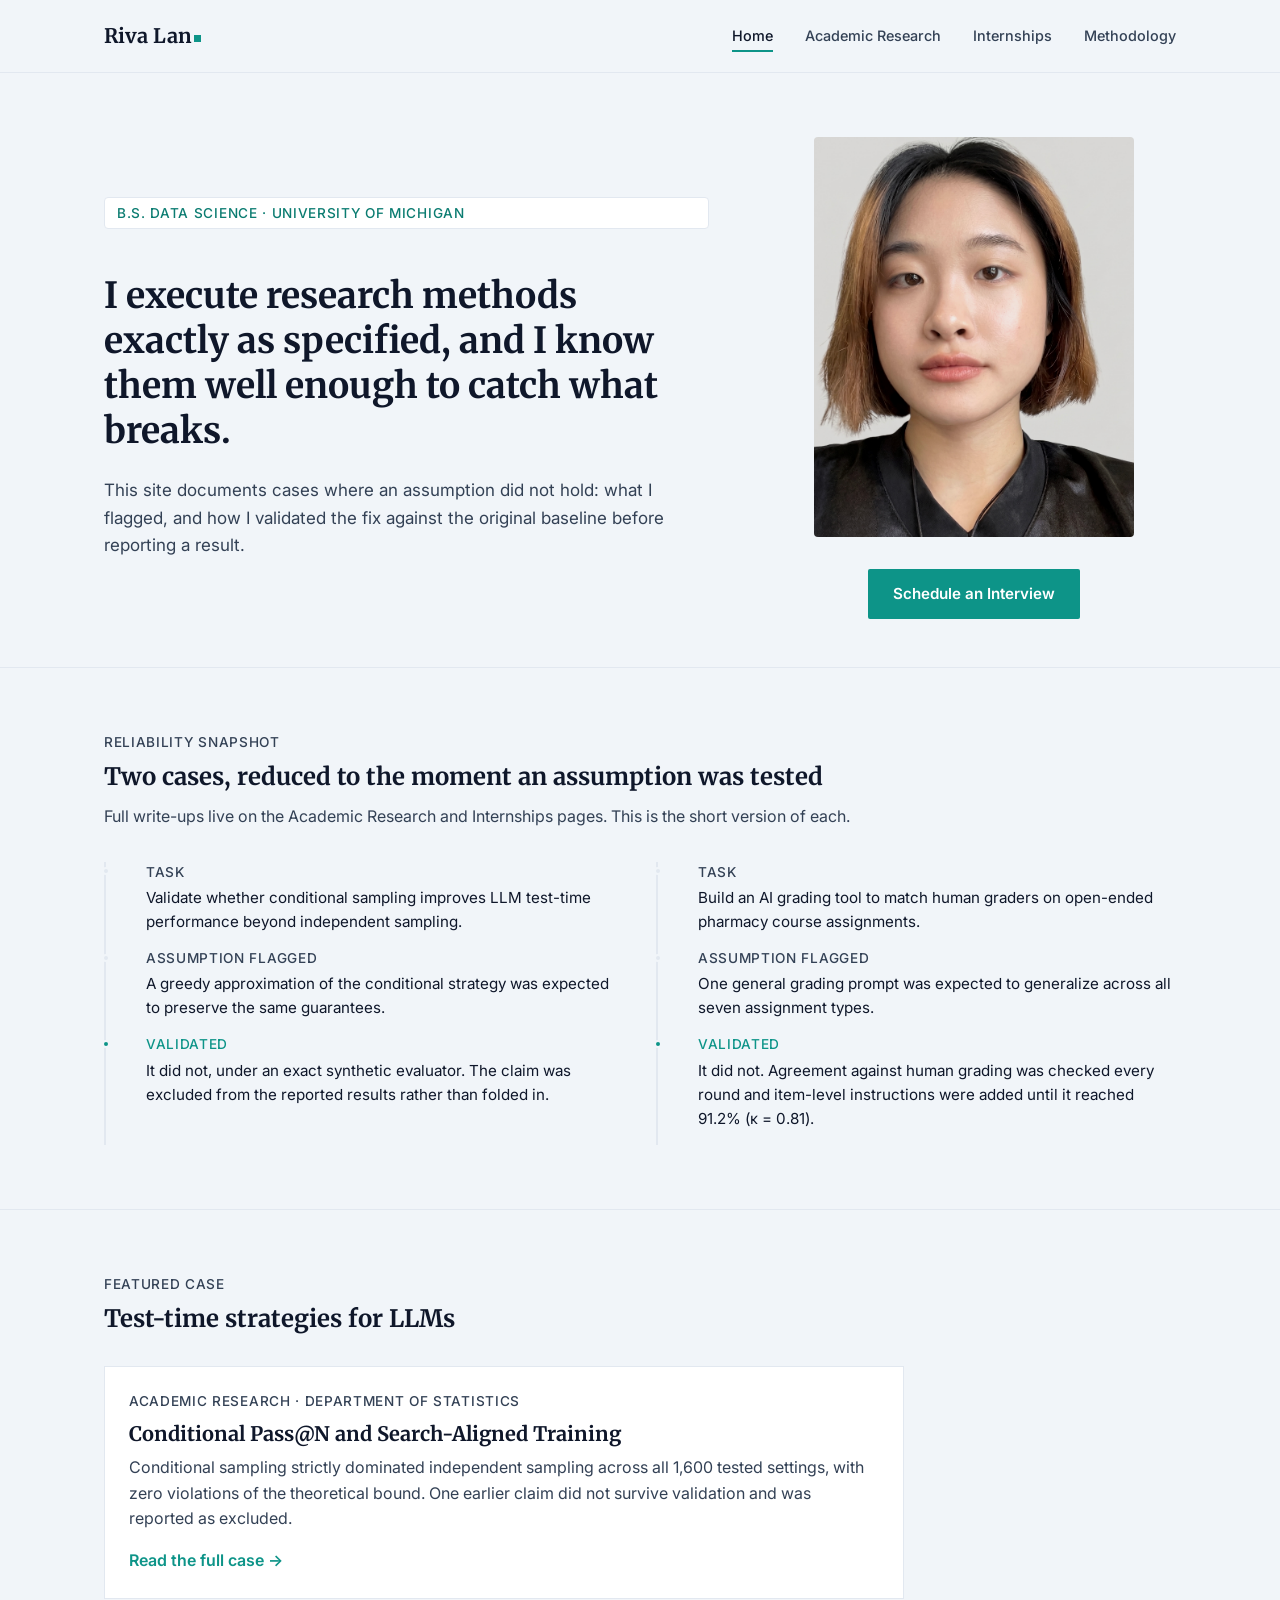
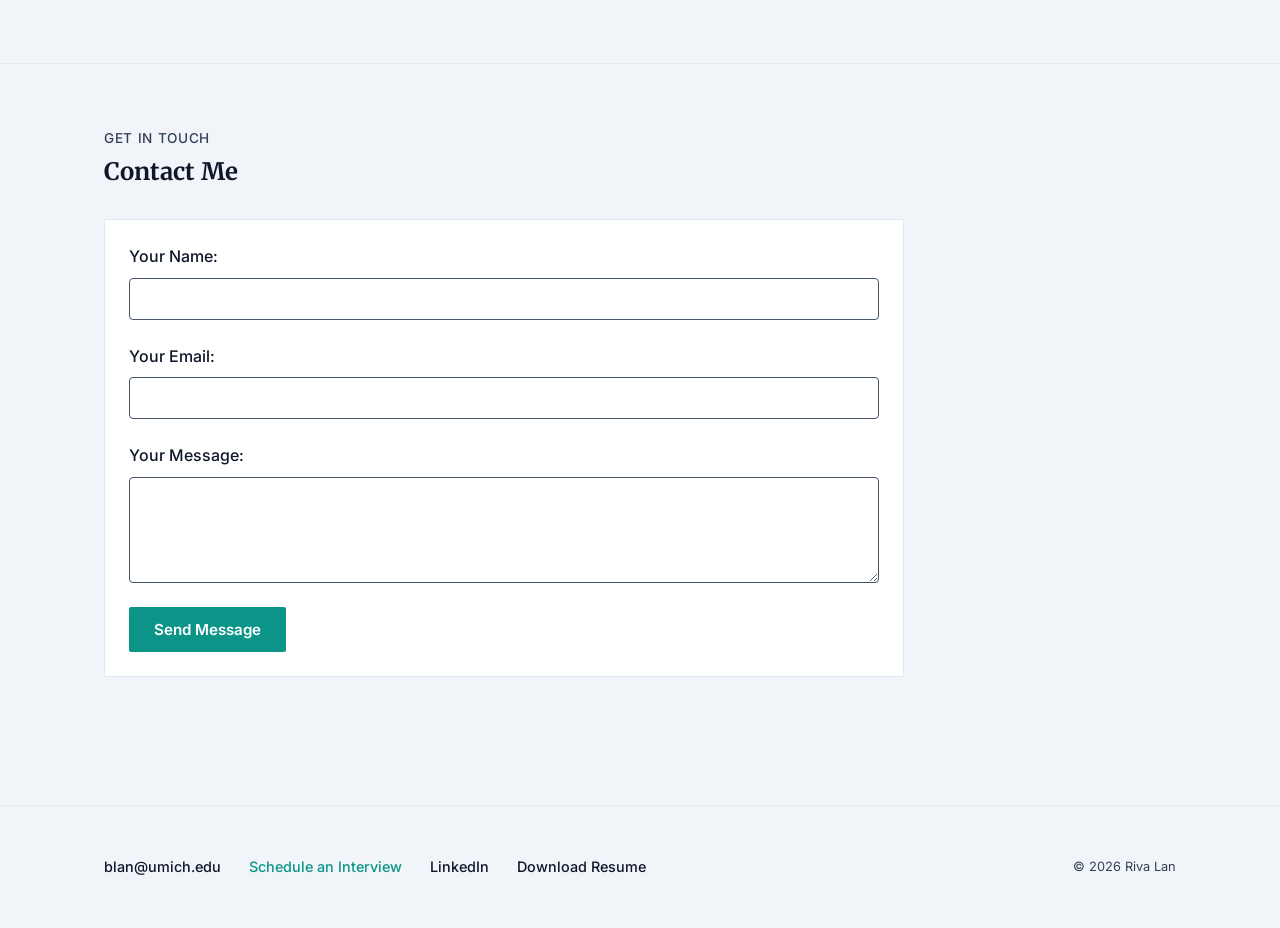
<file: index.html>
<!DOCTYPE html>
<html lang="en">
<head>
  <meta charset="UTF-8">
  <meta name="viewport" content="width=device-width, initial-scale=1.0">
  <title>Riva Lan — Data Science, Reliability-First Research</title>
  <meta name="description" content="Portfolio of Riva Lan, B.S. Data Science, University of Michigan. Case studies in executing research methods precisely, documenting deviations, and validating results against baseline.">

  <!-- Open Graph / Social Share -->
  <meta property="og:type" content="website">
  <meta property="og:url" content="https://childofparents.github.io/riva-portfolio/">
  <meta property="og:title" content="Riva Lan | Data Science Portfolio">
  <meta property="og:description" content="Data science portfolio of Riva Lan. Documenting methodologies, research on LLM test-time strategies, and validation in automated AI grading at the University of Michigan.">
  <meta property="og:image" content="https://childofparents.github.io/riva-portfolio/assets/social-preview.jpg">

  <link rel="icon" type="image/png" sizes="32x32" href="assets/favicon-32.png">
  <link rel="icon" type="image/png" sizes="16x16" href="assets/favicon-16.png">
  <link rel="apple-touch-icon" href="assets/apple-touch-icon.png">
  <link rel="stylesheet" href="styles.css">
</head>
<body>

  <nav class="site-nav">
    <div class="container">
      <a href="index.html" class="wordmark">Riva Lan<span class="dot"></span></a>
      <ul class="nav-links">
        <li><a href="index.html" aria-current="page">Home</a></li>
        <li><a href="academic-research.html">Academic Research</a></li>
        <li><a href="internships.html">Internships</a></li>
        <li><a href="methodology.html">Methodology</a></li>
      </ul>
    </div>
  </nav>

  <header class="hero">
    <div class="container">
      
      <!-- Left Column: Text -->
      <div class="hero-text">
        <span class="eyebrow hero-badge">B.S. Data Science · University of Michigan</span>
        <h1>I execute research methods exactly as specified, and I know them well enough to catch what breaks.</h1>
        <p class="lede">This site documents cases where an assumption did not hold: what I flagged, and how I validated the fix against the original baseline before reporting a result.</p>
      </div>

      <!-- Right Column: Visual & CTA -->
      <div class="hero-visual">
        <div class="profile-photo">
          <img src="Profile.jpg" alt="Riva Lan, Data Science Researcher">
        </div>
        <div class="actions">
          <a class="btn btn-primary" href="https://calendar.app.google/bJazdX21SBaHCQoB9" target="_blank" rel="noopener">Schedule an Interview</a>
        </div>
      </div>

    </div>
  </header>

  <section class="section" aria-labelledby="reliability-heading">
    <div class="container">
      <div class="section-head">
        <span class="eyebrow">Reliability Snapshot</span>
        <h2 id="reliability-heading">Two cases, reduced to the moment an assumption was tested</h2>
        <p>Full write-ups live on the Academic Research and Internships pages. This is the short version of each.</p>
      </div>

      <div class="proof-grid">
        <article class="proof-item">
          <div class="proof-row">
            <span class="label">Task</span>
            <p>Validate whether conditional sampling improves LLM test-time performance beyond independent sampling.</p>
          </div>
          <div class="proof-row">
            <span class="label">Assumption flagged</span>
            <p>A greedy approximation of the conditional strategy was expected to preserve the same guarantees.</p>
          </div>
          <div class="proof-row is-validated">
            <span class="label">Validated</span>
            <p>It did not, under an exact synthetic evaluator. The claim was excluded from the reported results rather than folded in.</p>
          </div>
        </article>

        <article class="proof-item">
          <div class="proof-row">
            <span class="label">Task</span>
            <p>Build an AI grading tool to match human graders on open-ended pharmacy course assignments.</p>
          </div>
          <div class="proof-row">
            <span class="label">Assumption flagged</span>
            <p>One general grading prompt was expected to generalize across all seven assignment types.</p>
          </div>
          <div class="proof-row is-validated">
            <span class="label">Validated</span>
            <p>It did not. Agreement against human grading was checked every round and item-level instructions were added until it reached 91.2% (κ = 0.81).</p>
          </div>
        </article>
      </div>
    </div>
  </section>

  <section class="section" aria-labelledby="featured-heading">
    <div class="container">
      <div class="section-head">
        <span class="eyebrow">Featured Case</span>
        <h2 id="featured-heading">Test-time strategies for LLMs</h2>
      </div>

      <div class="card case-card" style="max-width: var(--content-max);">
        <span class="eyebrow">Academic Research · Department of Statistics</span>
        <h3>Conditional Pass@N and Search-Aligned Training</h3>
        <p>Conditional sampling strictly dominated independent sampling across all 1,600 tested settings, with zero violations of the theoretical bound. One earlier claim did not survive validation and was reported as excluded.</p>
        <a class="read-more" href="academic-research.html#llm-test-time-strategies">Read the full case →</a>
      </div>
    </div>
  </section>

  <!-- Formspree Contact Section -->
  <section class="section" aria-labelledby="contact-heading">
    <div class="container">
      <div class="section-head">
        <span class="eyebrow">Get in Touch</span>
        <h2 id="contact-heading">Contact Me</h2>
      </div>

      <div class="card case-card" style="max-width: var(--content-max);">
        <form id="contact-form" action="https://formspree.io/f/mppaynzn" method="POST" style="display: flex; flex-direction: column; gap: 1.5rem;">
          <label style="display: flex; flex-direction: column; font-family: 'Inter', sans-serif; font-weight: 500;">
            Your Name:
            <input type="text" name="name" required oninvalid="this.setCustomValidity('Please provide your name so I know who is reaching out.')" oninput="this.setCustomValidity('')" style="padding: 0.75rem; margin-top: 0.5rem; border: 1px solid #475569; border-radius: 4px; font-family: 'Inter', sans-serif;">
          </label>
          <label style="display: flex; flex-direction: column; font-family: 'Inter', sans-serif; font-weight: 500;">
            Your Email:
            <input type="email" name="email" required oninvalid="this.setCustomValidity('Please include a valid email so I can reply to you.')" oninput="this.setCustomValidity('')" style="padding: 0.75rem; margin-top: 0.5rem; border: 1px solid #475569; border-radius: 4px; font-family: 'Inter', sans-serif;">
          </label>
          <label style="display: flex; flex-direction: column; font-family: 'Inter', sans-serif; font-weight: 500;">
            Your Message:
            <textarea name="message" required oninvalid="this.setCustomValidity('Please write a short message.')" oninput="this.setCustomValidity('')" rows="5" style="padding: 0.75rem; margin-top: 0.5rem; border: 1px solid #475569; border-radius: 4px; font-family: 'Inter', sans-serif; resize: vertical;"></textarea>
          </label>
          <button type="submit" class="btn btn-primary" style="align-self: flex-start; cursor: pointer;">Send Message</button>
          
          <!-- Status Message Container -->
          <p id="form-status" style="display: none; font-family: 'Inter', sans-serif; font-weight: 500; margin-top: 0.5rem;"></p>
        </form>
      </div>
    </div>
  </section>

  <!-- Form Handling Script -->
  <script>
    const form = document.getElementById('contact-form');
    const status = document.getElementById('form-status');

    form.addEventListener('submit', async (event) => {
      event.preventDefault();
      const data = new FormData(form);
      
      try {
        const response = await fetch(form.action, {
          method: form.method,
          body: data,
          headers: { 'Accept': 'application/json' }
        });
        
        if (response.ok) {
          form.reset();
          status.style.display = 'block';
          status.style.color = '#0D9488'; 
          status.innerText = 'Thanks, I will be in touch!';
        } else {
          status.style.display = 'block';
          status.style.color = '#ef4444'; 
          status.innerText = 'There was a problem submitting your form. Please try again.';
        }
      } catch (error) {
        status.style.display = 'block';
        status.style.color = '#ef4444';
        status.innerText = 'Network error. Please check your connection and try again.';
      }
    });
  </script>
  
  <footer class="site-footer">
    <div class="container">
      <ul class="footer-links">
        <li><a href="mailto:blan@umich.edu">blan@umich.edu</a></li>
        <li><a class="is-primary" href="https://calendar.app.google/bJazdX21SBaHCQoB9" target="_blank" rel="noopener">Schedule an Interview</a></li>
        <li><a href="https://www.linkedin.com/in/rivalan/" target="_blank" rel="noopener">LinkedIn</a></li>
        <li><a href="assets/resume.pdf" download="Riva-Lan-Resume.pdf">Download Resume</a></li>
      </ul>
      <span class="copyright">© 2026 Riva Lan</span>
    </div>
  </footer>

  <!-- Cloudflare Web Analytics -->
  <script type='module' src='https://static.cloudflareinsights.com/beacon.min.js' 
    data-cf-beacon='{"token": "8ac2379e43904a56bcb5ec81b2a1cc41"}'>    
  </script>
  <!-- End Cloudflare Web Analytics -->
</body>
</html>
</file>
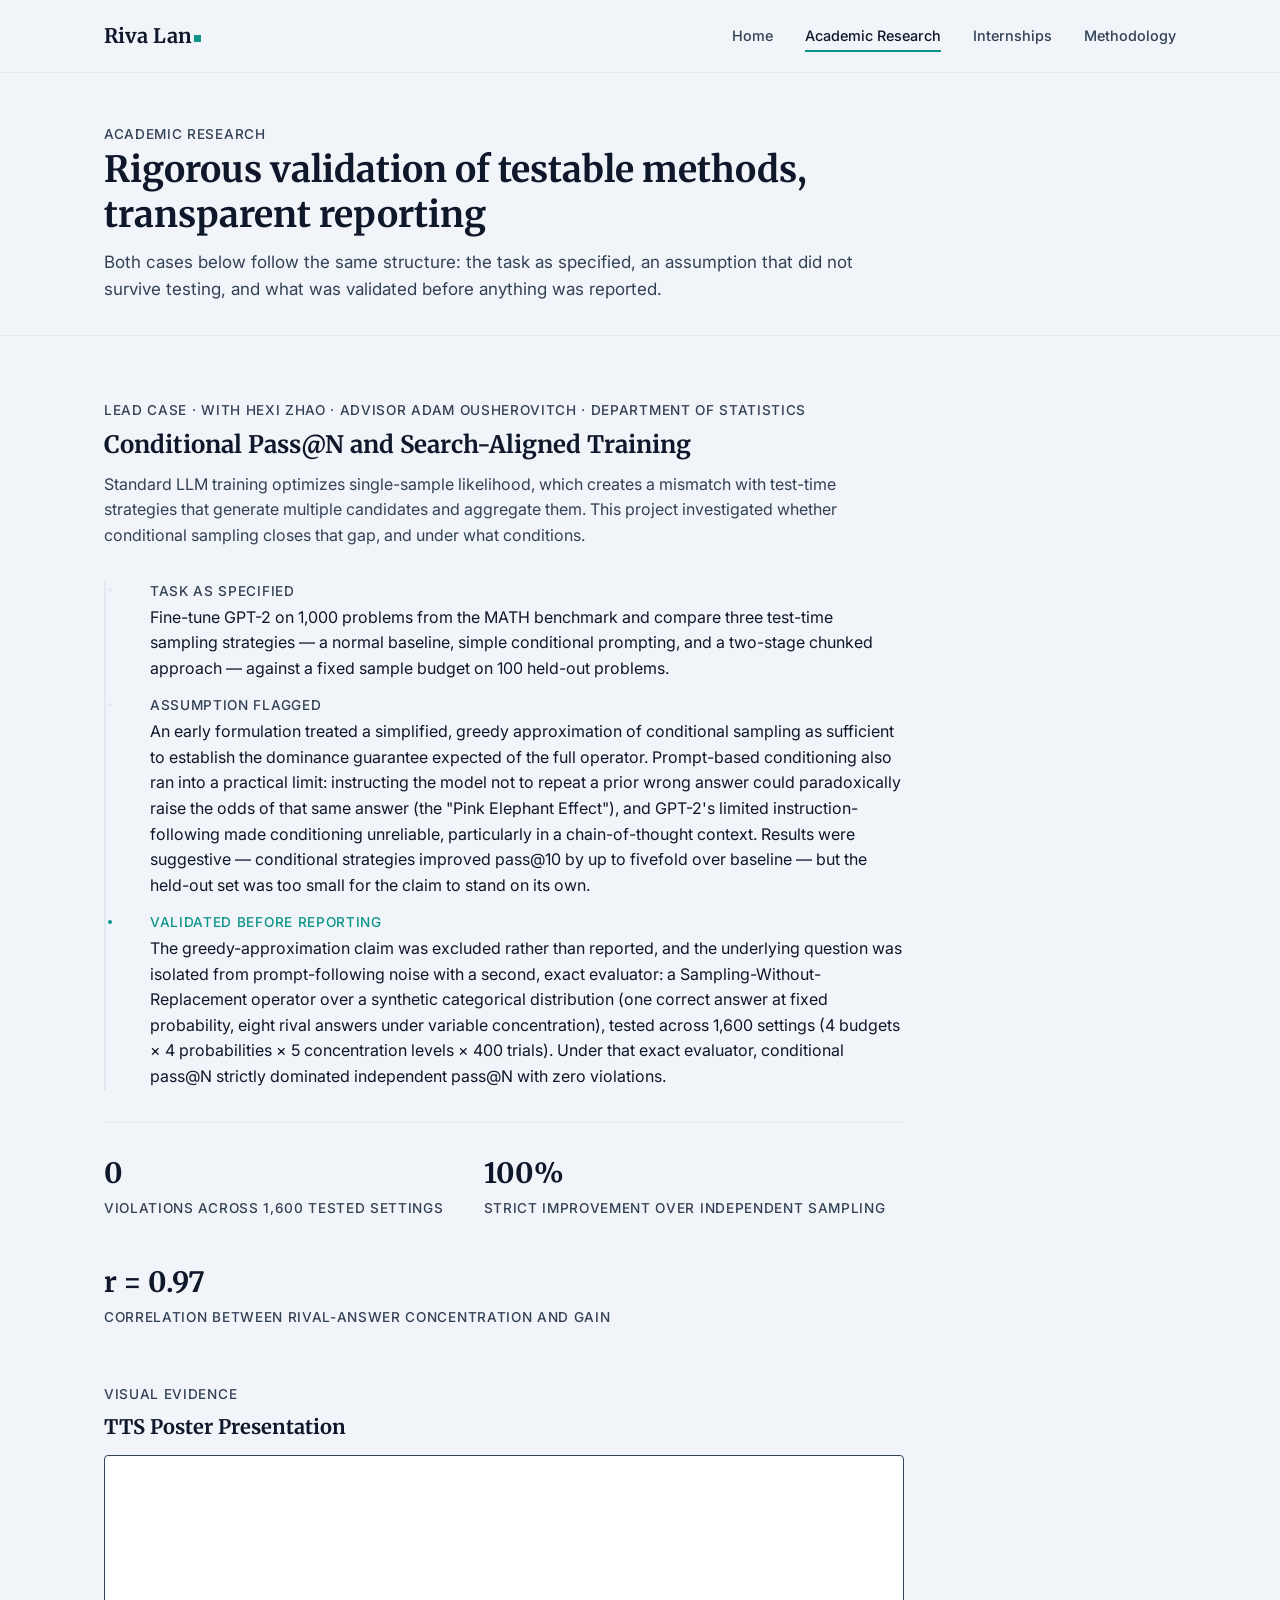
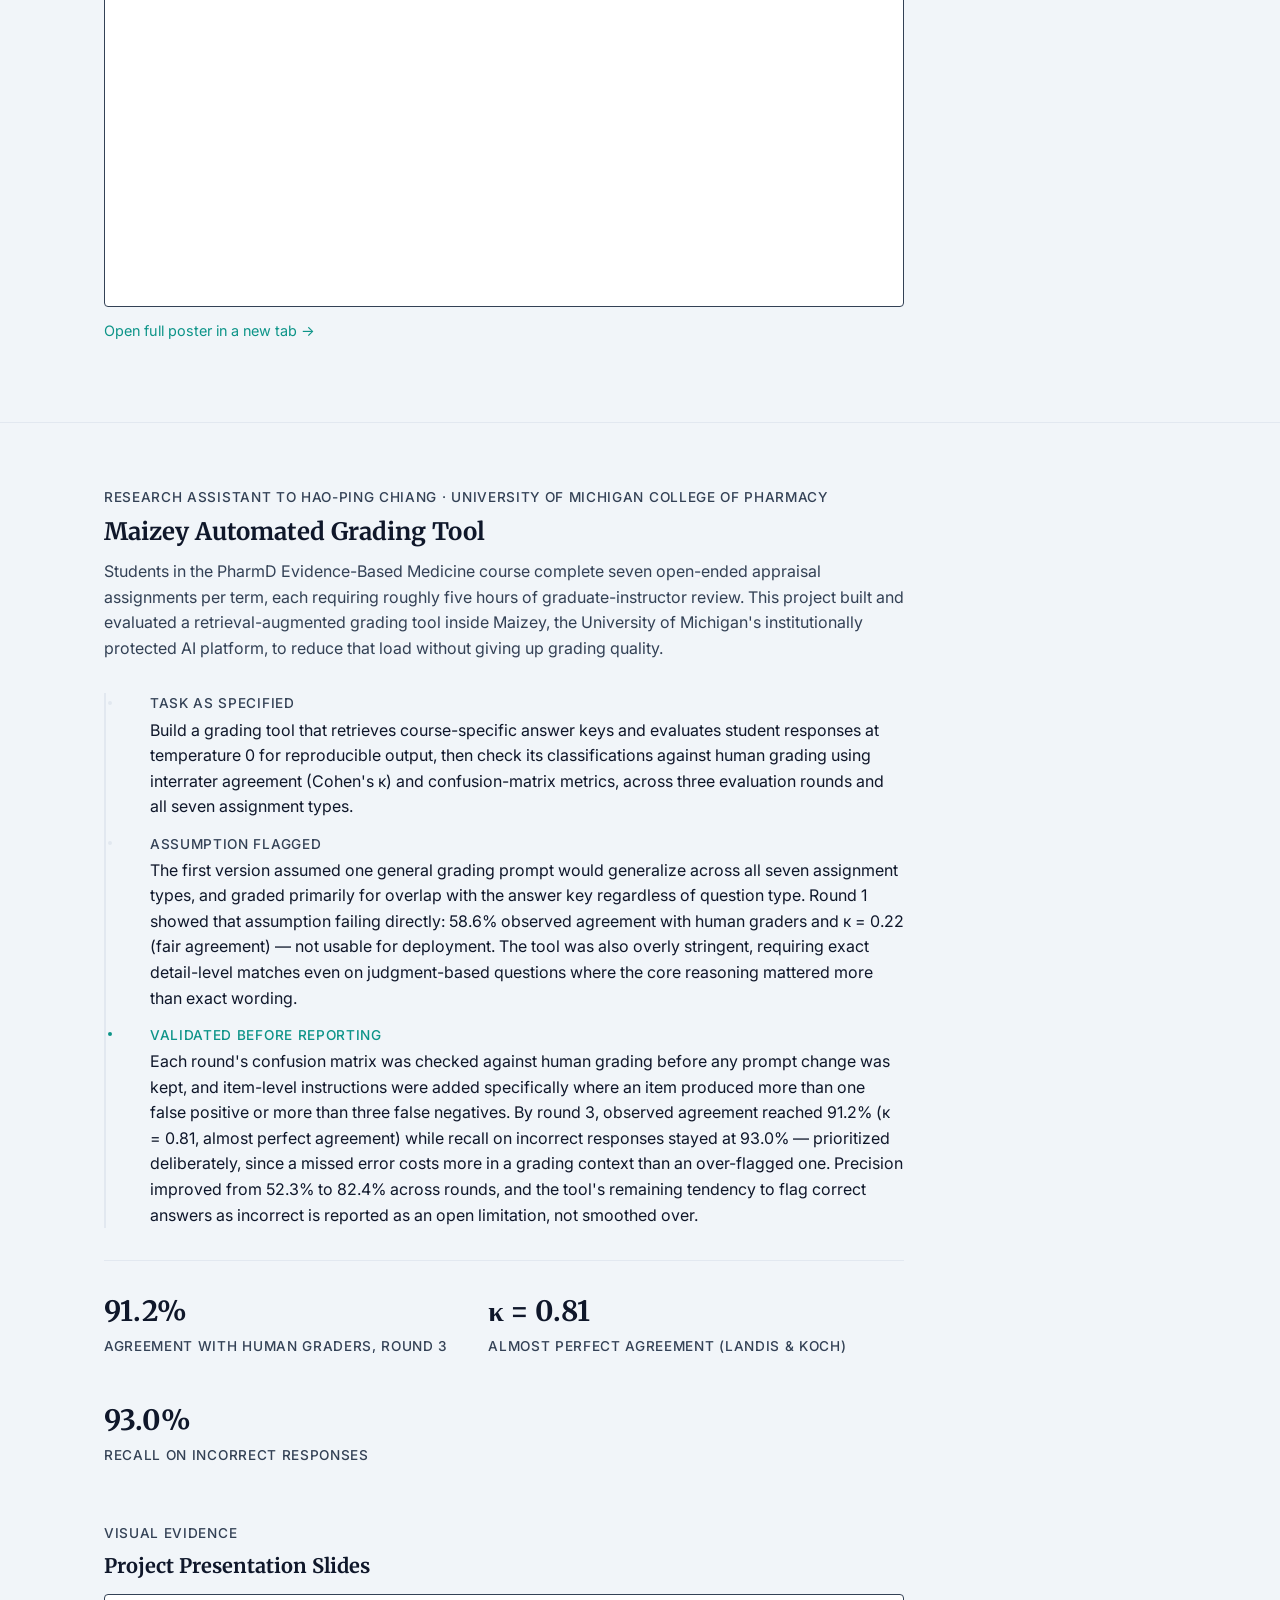
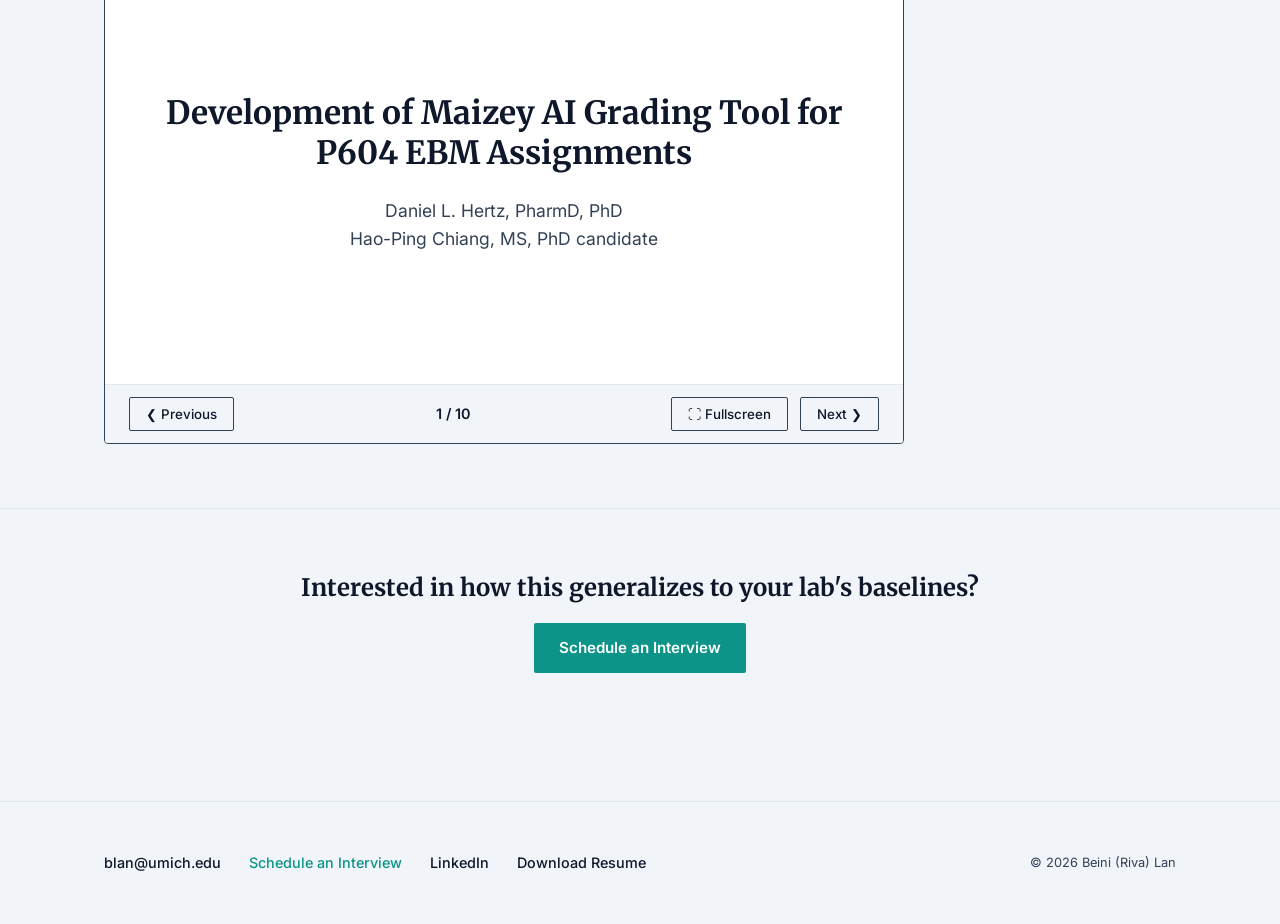
<file: academic-research.html>
<!DOCTYPE html>
<html lang="en">
<head>
  <meta charset="UTF-8">
  <meta name="viewport" content="width=device-width, initial-scale=1.0">
  <title>Academic Research — Riva Lan</title>
  <meta name="description" content="Case studies in LLM test-time strategies and AI-assisted grading tool development, University of Michigan.">

  <!-- Open Graph / Social Share -->
  <meta property="og:type" content="website">
  <meta property="og:url" content="https://childofparents.github.io/riva-portfolio/">
  <meta property="og:title" content="Riva Lan | Data Science Portfolio">
  <meta property="og:description" content="Data science portfolio of Riva Lan. Documenting methodologies, research on LLM test-time strategies, and validation in automated AI grading at the University of Michigan.">
  <meta property="og:image" content="https://childofparents.github.io/riva-portfolio/assets/social-preview.jpg">

  <link rel="icon" type="image/png" sizes="32x32" href="assets/favicon-32.png">
  <link rel="icon" type="image/png" sizes="16x16" href="assets/favicon-16.png">
  <link rel="apple-touch-icon" href="assets/apple-touch-icon.png">
  <link rel="stylesheet" href="styles.css">

  <!-- Added Styles for Custom Slideshow -->
  <style>
    .presentation-container {
      position: relative;
      width: 100%;
      aspect-ratio: 16 / 9;
      background: var(--color-surface);
      border: 1px solid var(--color-slate);
      border-radius: 4px;
      display: flex;
      flex-direction: column;
      overflow: hidden;
      margin-top: 1rem;
    }
    .presentation-container:fullscreen {
      width: 100vw;
      height: 100vh;
      border: none;
      border-radius: 0;
      aspect-ratio: auto;
    }
    .maizey-slide {
      display: none;
      flex-grow: 1;
      padding: 3rem;
      overflow-y: auto;
      color: var(--color-ink);
    }
    .maizey-slide h3 {
      font-size: 1.5rem;
      margin-bottom: 1.5rem;
      border-bottom: 1px solid var(--color-border);
      padding-bottom: 0.5rem;
    }
    .maizey-slide table {
      width: 100%;
      border-collapse: collapse;
      margin-top: 1rem;
      font-size: 0.9rem;
    }
    .maizey-slide th, .maizey-slide td {
      border: 1px solid var(--color-border);
      padding: 0.5rem;
      text-align: center;
    }
    .maizey-slide th {
      background: var(--color-bg);
      font-weight: 600;
    }
    .slide-controls {
      display: flex;
      justify-content: space-between;
      align-items: center;
      padding: 0.75rem 1.5rem;
      background: var(--color-bg);
      border-top: 1px solid var(--color-border);
    }
    .slide-controls button {
      background: transparent;
      border: 1px solid var(--color-slate);
      color: var(--color-ink);
      padding: 0.5rem 1rem;
      border-radius: 2px;
      cursor: pointer;
      font-family: var(--font-body);
      font-weight: 500;
      transition: background 0.2s ease, color 0.2s ease;
    }
    .slide-controls button:hover {
      background: var(--color-slate);
      color: white;
    }
    @media (max-width: 640px) {
      .maizey-slide { padding: 1.5rem; }
      .presentation-container { aspect-ratio: auto; min-height: 500px; }
      .slide-controls { flex-direction: column; gap: 1rem; }
    }
  </style>
</head>
<body>

  <nav class="site-nav">
    <div class="container">
      <a href="index.html" class="wordmark">Riva Lan<span class="dot"></span></a>
      <ul class="nav-links">
        <li><a href="index.html">Home</a></li>
        <li><a href="academic-research.html" aria-current="page">Academic Research</a></li>
        <li><a href="internships.html">Internships</a></li>
        <li><a href="methodology.html">Methodology</a></li>
      </ul>
    </div>
  </nav>

  <header class="page-hero">
    <div class="container">
      <span class="eyebrow">Academic Research</span>
      <h1>Rigorous validation of testable methods, transparent reporting</h1>
      <p class="lede">Both cases below follow the same structure: the task as specified, an assumption that did not survive testing, and what was validated before anything was reported.</p>
    </div>
  </header>

  <section class="section case-block" id="llm-test-time-strategies" aria-labelledby="llm-heading">
    <div class="container">
      <span class="eyebrow case-meta">Lead Case · With Hexi Zhao · Advisor Adam Ousherovitch · Department of Statistics</span>
      <h2 id="llm-heading">Conditional Pass@N and Search-Aligned Training</h2>
      <p class="case-framing">Standard LLM training optimizes single-sample likelihood, which creates a mismatch with test-time strategies that generate multiple candidates and aggregate them. This project investigated whether conditional sampling closes that gap, and under what conditions.</p>

      <div class="proof-item">
        <div class="proof-row">
          <span class="label">Task as specified</span>
          <p>Fine-tune GPT-2 on 1,000 problems from the MATH benchmark and compare three test-time sampling strategies — a normal baseline, simple conditional prompting, and a two-stage chunked approach — against a fixed sample budget on 100 held-out problems.</p>
        </div>
        <div class="proof-row">
          <span class="label">Assumption flagged</span>
          <p>An early formulation treated a simplified, greedy approximation of conditional sampling as sufficient to establish the dominance guarantee expected of the full operator. Prompt-based conditioning also ran into a practical limit: instructing the model not to repeat a prior wrong answer could paradoxically raise the odds of that same answer (the "Pink Elephant Effect"), and GPT-2's limited instruction-following made conditioning unreliable, particularly in a chain-of-thought context. Results were suggestive — conditional strategies improved pass@10 by up to fivefold over baseline — but the held-out set was too small for the claim to stand on its own.</p>
        </div>
        <div class="proof-row is-validated">
          <span class="label">Validated before reporting</span>
          <p>The greedy-approximation claim was excluded rather than reported, and the underlying question was isolated from prompt-following noise with a second, exact evaluator: a Sampling-Without-Replacement operator over a synthetic categorical distribution (one correct answer at fixed probability, eight rival answers under variable concentration), tested across 1,600 settings (4 budgets × 4 probabilities × 5 concentration levels × 400 trials). Under that exact evaluator, conditional pass@N strictly dominated independent pass@N with zero violations.</p>
        </div>
      </div>

      <div class="stat-strip">
        <div class="stat"><span class="stat-number">0</span><span class="label">Violations across 1,600 tested settings</span></div>
        <div class="stat"><span class="stat-number">100%</span><span class="label">Strict improvement over independent sampling</span></div>
        <div class="stat"><span class="stat-number">r = 0.97</span><span class="label">Correlation between rival-answer concentration and gain</span></div>
      </div>

      <!-- POSTER EMBED BLOCK -->
      <div style="margin-top: 3.5rem; max-width: var(--content-max);">
        <span class="eyebrow case-meta">Visual Evidence</span>
        <h3 style="font-size: 1.25rem; margin-bottom: 1rem;">TTS Poster Presentation</h3>
        
        <a href="assets/TTS poster.pdf" target="_blank" rel="noopener" aria-label="Open full TTS poster.pdf in a new tab" style="display: block; position: relative; border: 1px solid var(--color-slate); border-radius: 4px; overflow: hidden; background: var(--color-surface);">
          <div style="position: absolute; top: 0; left: 0; right: 0; bottom: 0; z-index: 10; cursor: pointer;"></div>
          <!-- Updated iframe with view=Fit, scrolling="no", and overflow: hidden -->
          <iframe src="assets/TTS poster.pdf#toolbar=0&navpanes=0&scrollbar=0&view=Fit" width="100%" height="450px" style="border: none; display: block; pointer-events: none; overflow: hidden;" scrolling="no" tabindex="-1">
            <p>Your browser does not support inline PDF previews.</p>
          </iframe>
        </a>
        
        <p style="margin-top: 0.75rem; font-size: 0.9rem;">
          <a href="assets/TTS poster.pdf" target="_blank" rel="noopener">Open full poster in a new tab →</a>
        </p>
      </div>

    </div>
  </section>

  <section class="section case-block" id="maizey-grading-tool" aria-labelledby="maizey-heading">
    <div class="container">
      <span class="eyebrow case-meta">Research Assistant to Hao-Ping Chiang · University of Michigan College of Pharmacy</span>
      <h2 id="maizey-heading">Maizey Automated Grading Tool</h2>
      <p class="case-framing">Students in the PharmD Evidence-Based Medicine course complete seven open-ended appraisal assignments per term, each requiring roughly five hours of graduate-instructor review. This project built and evaluated a retrieval-augmented grading tool inside Maizey, the University of Michigan's institutionally protected AI platform, to reduce that load without giving up grading quality.</p>

      <div class="proof-item">
        <div class="proof-row">
          <span class="label">Task as specified</span>
          <p>Build a grading tool that retrieves course-specific answer keys and evaluates student responses at temperature 0 for reproducible output, then check its classifications against human grading using interrater agreement (Cohen's κ) and confusion-matrix metrics, across three evaluation rounds and all seven assignment types.</p>
        </div>
        <div class="proof-row">
          <span class="label">Assumption flagged</span>
          <p>The first version assumed one general grading prompt would generalize across all seven assignment types, and graded primarily for overlap with the answer key regardless of question type. Round 1 showed that assumption failing directly: 58.6% observed agreement with human graders and κ = 0.22 (fair agreement) — not usable for deployment. The tool was also overly stringent, requiring exact detail-level matches even on judgment-based questions where the core reasoning mattered more than exact wording.</p>
        </div>
        <div class="proof-row is-validated">
          <span class="label">Validated before reporting</span>
          <p>Each round's confusion matrix was checked against human grading before any prompt change was kept, and item-level instructions were added specifically where an item produced more than one false positive or more than three false negatives. By round 3, observed agreement reached 91.2% (κ = 0.81, almost perfect agreement) while recall on incorrect responses stayed at 93.0% — prioritized deliberately, since a missed error costs more in a grading context than an over-flagged one. Precision improved from 52.3% to 82.4% across rounds, and the tool's remaining tendency to flag correct answers as incorrect is reported as an open limitation, not smoothed over.</p>
        </div>
      </div>

      <div class="stat-strip">
        <div class="stat"><span class="stat-number">91.2%</span><span class="label">Agreement with human graders, round 3</span></div>
        <div class="stat"><span class="stat-number">κ = 0.81</span><span class="label">Almost perfect agreement (Landis &amp; Koch)</span></div>
        <div class="stat"><span class="stat-number">93.0%</span><span class="label">Recall on incorrect responses</span></div>
      </div>

      <!-- MAIZEY SLIDESHOW BLOCK -->
      <div style="margin-top: 3.5rem; max-width: var(--content-max);">
        <span class="eyebrow case-meta">Visual Evidence</span>
        <h3 style="font-size: 1.25rem; margin-bottom: 1rem;">Project Presentation Slides</h3>

        <div class="presentation-container" id="maizey-slideshow">
           
           <!-- Slide 1 -->
           <div class="maizey-slide">
             <div style="height: 100%; display: flex; flex-direction: column; justify-content: center; align-items: center; text-align: center;">
               <h3 style="border: none; font-size: 2rem; margin-bottom: 1rem;">Development of Maizey AI Grading Tool for P604 EBM Assignments</h3>
               <p style="font-size: 1.1rem; color: var(--color-slate);">Daniel L. Hertz, PharmD, PhD<br>Hao-Ping Chiang, MS, PhD candidate</p>
             </div>
           </div>

           <!-- Slide 2 -->
           <div class="maizey-slide">
             <h3>Outline</h3>
             <ul style="font-size: 1.1rem; line-height: 2;">
               <li><strong>Methods</strong>
                 <ul>
                   <li>Assignments used</li>
                   <li>Sampling</li>
                   <li>Data collection and analysis</li>
                 </ul>
               </li>
               <li><strong>Results</strong></li>
             </ul>
           </div>

           <!-- Slide 3 -->
           <div class="maizey-slide">
             <h3>Methods: Assignments & Sampling</h3>
             <div style="display: flex; gap: 2rem; flex-wrap: wrap;">
               <div style="flex: 1; min-width: 200px;">
                 <strong>Assignments used:</strong>
                 <ul style="font-size: 0.95rem;">
                   <li>REVEAL_Results</li>
                   <li>REVEAL_Validity</li>
                   <li>SYGMA2_Assignment</li>
                   <li>TRA_2P-TIMI_Assignment</li>
                   <li>SYGMA2_ArticleSummary</li>
                   <li>REVEAL_Appraisal</li>
                   <li>TRA_2P-TIMI_Appraisal</li>
                 </ul>
               </div>
               <div style="flex: 1; min-width: 200px;">
                 <strong>Sampling:</strong>
                 <p style="font-size: 0.95rem;">Restricted randomization</p>
                 <p style="font-size: 0.95rem;">74 students were assigned to 7 groups, with 10 students in each group and the remaining students placed as extras. Students were not reassigned to the same group as in the previous test.</p>
               </div>
             </div>
           </div>

           <!-- Slide 4 -->
           <div class="maizey-slide">
             <h3>Methods: Data Collection & Analysis</h3>
             <ul style="font-size: 1rem; line-height: 1.8;">
               <li><strong>Data collection:</strong> Responses from both Maizey and the human grader coded as 1 (correct) or 0 (incorrect).</li>
               <li><strong>Data analysis:</strong> Unit of analysis is each question.</li>
               <li><strong>Agreement measures:</strong> Cohen’s Kappa and agreement rate.</li>
               <li><strong>Performance metrics:</strong> Accuracy, precision, recall, and F1 score (assuming human grader is correct).</li>
             </ul>
           </div>

           <!-- Slide 5 -->
           <div class="maizey-slide">
             <h3>Results: Overall Confusion Matrix</h3>
             <p style="font-size: 0.85rem; color: var(--color-slate);">Based on all 7 assignments (1230 total observations)</p>
             <ul style="font-size: 0.9rem;">
               <li><strong>Disagreement:</strong> 10.98% (mostly different in details or interpretations)</li>
               <li><strong>False negative rate:</strong> 7.5% (in all the incorrect answers Maizey marked as correct)</li>
             </ul>
             <table>
               <tr>
                 <th>Human grader</th>
                 <th>Incorrect</th>
                 <th>Correct</th>
                 <th>Total</th>
               </tr>
               <tr>
                 <td><strong>Maizey Incorrect</strong></td>
                 <td>392</td>
                 <td>103</td>
                 <td>495</td>
               </tr>
               <tr>
                 <td><strong>Maizey Correct</strong></td>
                 <td>32</td>
                 <td>703</td>
                 <td>735</td>
               </tr>
               <tr>
                 <td><strong>Total</strong></td>
                 <td>424</td>
                 <td>806</td>
                 <td>1230</td>
               </tr>
             </table>
           </div>

           <!-- Slide 6 -->
           <div class="maizey-slide">
             <h3>Results: Overall Performance Metrics</h3>
             <p style="font-size: 0.95rem;">Interrater agreements between human grader and Maizey</p>
             <table>
               <tr>
                 <th>Agreement</th>
                 <th>Expected agreement</th>
                 <th>Kappa</th>
                 <th>P-value</th>
               </tr>
               <tr>
                 <td>89.02%</td>
                 <td>53.03%</td>
                 <td>0.7663 (fair)</td>
                 <td>&lt;0.001</td>
               </tr>
             </table>
             <p style="font-size: 0.95rem; margin-top: 1.5rem;">Performance metrics for Maizey (overall)</p>
             <table>
               <tr>
                 <th>Accuracy</th>
                 <th>Precision</th>
                 <th>Recall</th>
                 <th>F1 Score</th>
               </tr>
               <tr>
                 <td>89.02%</td>
                 <td>95.65%</td>
                 <td>87.22%</td>
                 <td>91.24%</td>
               </tr>
             </table>
           </div>

           <!-- Slide 7 -->
           <div class="maizey-slide">
             <h3>Results: Subset Confusion Matrix</h3>
             <p style="font-size: 0.85rem; color: var(--color-slate);">Based on 4 assignments (600 total observations)</p>
             <ul style="font-size: 0.9rem;">
               <li><strong>Disagreement:</strong> 11.00% (mostly different in details or interpretations)</li>
               <li><strong>False negative rate:</strong> 6.5% (in all the incorrect answers Maizey marked as correct)</li>
             </ul>
             <table>
               <tr>
                 <th>Human grader</th>
                 <th>Incorrect</th>
                 <th>Correct</th>
                 <th>Total</th>
               </tr>
               <tr>
                 <td><strong>Maizey Incorrect</strong></td>
                 <td>260</td>
                 <td>48</td>
                 <td>308</td>
               </tr>
               <tr>
                 <td><strong>Maizey Correct</strong></td>
                 <td>18</td>
                 <td>274</td>
                 <td>292</td>
               </tr>
               <tr>
                 <td><strong>Total</strong></td>
                 <td>278</td>
                 <td>322</td>
                 <td>600</td>
               </tr>
             </table>
           </div>

           <!-- Slide 8 -->
           <div class="maizey-slide">
             <h3>Results: Subset Performance Metrics</h3>
             <p style="font-size: 0.95rem;">Interrater agreements between human grader and Maizey</p>
             <table>
               <tr>
                 <th>Agreement</th>
                 <th>Expected agreement</th>
                 <th>Kappa</th>
                 <th>P-value</th>
               </tr>
               <tr>
                 <td>89.00%</td>
                 <td>49.90%</td>
                 <td>0.7804 (fair)</td>
                 <td>&lt;0.001</td>
               </tr>
             </table>
             <p style="font-size: 0.95rem; margin-top: 1.5rem;">Performance metrics for Maizey (overall)</p>
             <table>
               <tr>
                 <th>Accuracy</th>
                 <th>Precision</th>
                 <th>Recall</th>
                 <th>F1 Score</th>
               </tr>
               <tr>
                 <td>89.00%</td>
                 <td>93.84%</td>
                 <td>85.08%</td>
                 <td>89.25%</td>
               </tr>
             </table>
           </div>

           <!-- Slide 9 -->
           <div class="maizey-slide">
             <h3>Results (Round 1): Confusion Matrix</h3>
             <p style="font-size: 0.85rem; color: var(--color-slate);">Based on 4 assignments (1080 total observations)</p>
             <ul style="font-size: 0.9rem;">
               <li><strong>Disagreement:</strong> 41.39% (mostly different in details or interpretations)</li>
               <li><strong>False negative rate:</strong> 3.5% (in all the incorrect answers Maizey marked as correct)</li>
             </ul>
             <table>
               <tr>
                 <th>Human grader</th>
                 <th>Incorrect</th>
                 <th>Correct</th>
                 <th>Total</th>
               </tr>
               <tr>
                 <td><strong>Maizey Incorrect</strong></td>
                 <td>471</td>
                 <td>430</td>
                 <td>901</td>
               </tr>
               <tr>
                 <td><strong>Maizey Correct</strong></td>
                 <td>17</td>
                 <td>162</td>
                 <td>179</td>
               </tr>
               <tr>
                 <td><strong>Total</strong></td>
                 <td>488</td>
                 <td>592</td>
                 <td>1080</td>
               </tr>
             </table>
           </div>

           <!-- Slide 10 -->
           <div class="maizey-slide">
             <h3>Results (Round 1): Performance Metrics</h3>
             <p style="font-size: 0.95rem;">Interrater agreements between human grader and Maizey</p>
             <table>
               <tr>
                 <th>Agreement</th>
                 <th>Expected agreement</th>
                 <th>Kappa</th>
                 <th>P-value</th>
               </tr>
               <tr>
                 <td>58.61%</td>
                 <td>46.78%</td>
                 <td>0.2223 (fair)</td>
                 <td>&lt;0.001</td>
               </tr>
             </table>
             <p style="font-size: 0.95rem; margin-top: 1.5rem;">Performance metrics for Maizey (overall)</p>
             <table>
               <tr>
                 <th>Accuracy</th>
                 <th>Precision</th>
                 <th>Recall</th>
                 <th>F1 Score</th>
               </tr>
               <tr>
                 <td>58.61%</td>
                 <td>90.50%</td>
                 <td>27.36%</td>
                 <td>42.02%</td>
               </tr>
             </table>
           </div>

           <!-- Slide Controls -->
           <div class="slide-controls">
              <button onclick="changeSlide(-1)">❮ Previous</button>
              <span id="slide-counter" style="font-weight: 600; font-size: 0.9rem;">1 / 10</span>
              <div>
                <button onclick="toggleFullScreen()" style="margin-right: 0.5rem;">⛶ Fullscreen</button>
                <button onclick="changeSlide(1)">Next ❯</button>
              </div>
           </div>
        </div>
      </div>
      <!-- END MAIZEY SLIDESHOW BLOCK -->

    </div>
  </section>

  <section class="cta-band">
    <div class="container">
      <h2>Interested in how this generalizes to your lab's baselines?</h2>
      <a class="btn btn-primary" href="https://calendar.app.google/bJazdX21SBaHCQoB9" target="_blank" rel="noopener">Schedule an Interview</a>
    </div>
  </section>

  <footer class="site-footer">
    <div class="container">
      <ul class="footer-links">
        <li><a href="mailto:blan@umich.edu">blan@umich.edu</a></li>
        <li><a class="is-primary" href="https://calendar.app.google/bJazdX21SBaHCQoB9" target="_blank" rel="noopener">Schedule an Interview</a></li>
        <li><a href="https://www.linkedin.com/in/rivalan/" target="_blank" rel="noopener">LinkedIn</a></li>
        <li><a href="assets/resume.pdf" download="Riva-Lan-Resume.pdf">Download Resume</a></li>
      </ul>
      <span class="copyright">© 2026 Beini (Riva) Lan</span>
    </div>
  </footer>

  <!-- Script for Custom Slideshow -->
  <script>
    let currentSlide = 1;
    
    function showSlide(n) {
      let slides = document.getElementsByClassName("maizey-slide");
      let counter = document.getElementById("slide-counter");
      
      if (n > slides.length) { currentSlide = 1; }
      if (n < 1) { currentSlide = slides.length; }
      
      for (let i = 0; i < slides.length; i++) {
        slides[i].style.display = "none";
      }
      
      if(slides[currentSlide - 1]) {
          slides[currentSlide - 1].style.display = "block";
      }
      if(counter) {
          counter.innerText = currentSlide + " / " + slides.length;
      }
    }
    
    function changeSlide(n) {
      showSlide(currentSlide += n);
    }
    
    function toggleFullScreen() {
      let elem = document.getElementById("maizey-slideshow");
      if (!document.fullscreenElement) {
        elem.requestFullscreen().catch(err => {
          console.error(`Error attempting to enable fullscreen: ${err.message}`);
        });
      } else {
        document.exitFullscreen();
      }
    }
    
    // Initialize slideshow on page load
    document.addEventListener('DOMContentLoaded', () => {
        showSlide(currentSlide);
    });
  </script>

  <!-- Cloudflare Web Analytics -->
  <script type='module' src='https://static.cloudflareinsights.com/beacon.min.js' 
    data-cf-beacon='{"token": "8ac2379e43904a56bcb5ec81b2a1cc41"}'>    
  </script>
  <!-- End Cloudflare Web Analytics -->
</body>
</html>
</file>
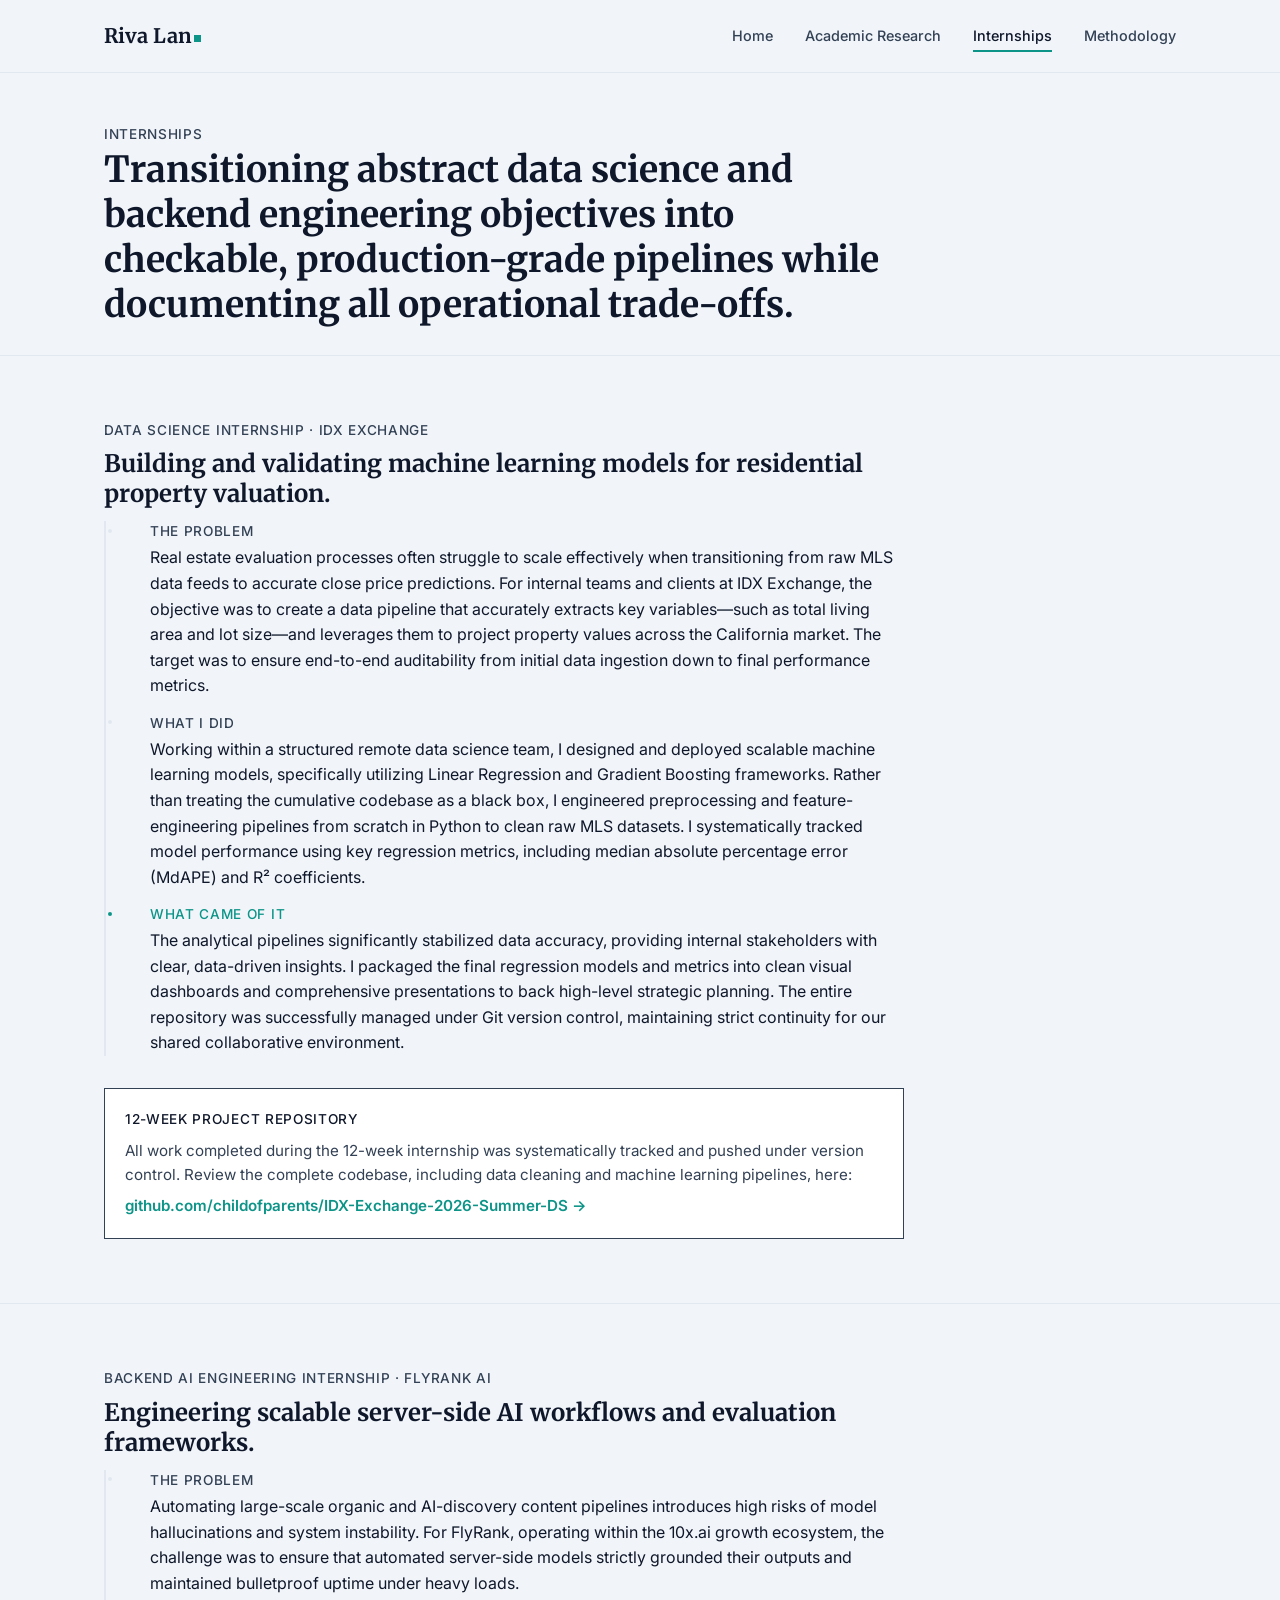
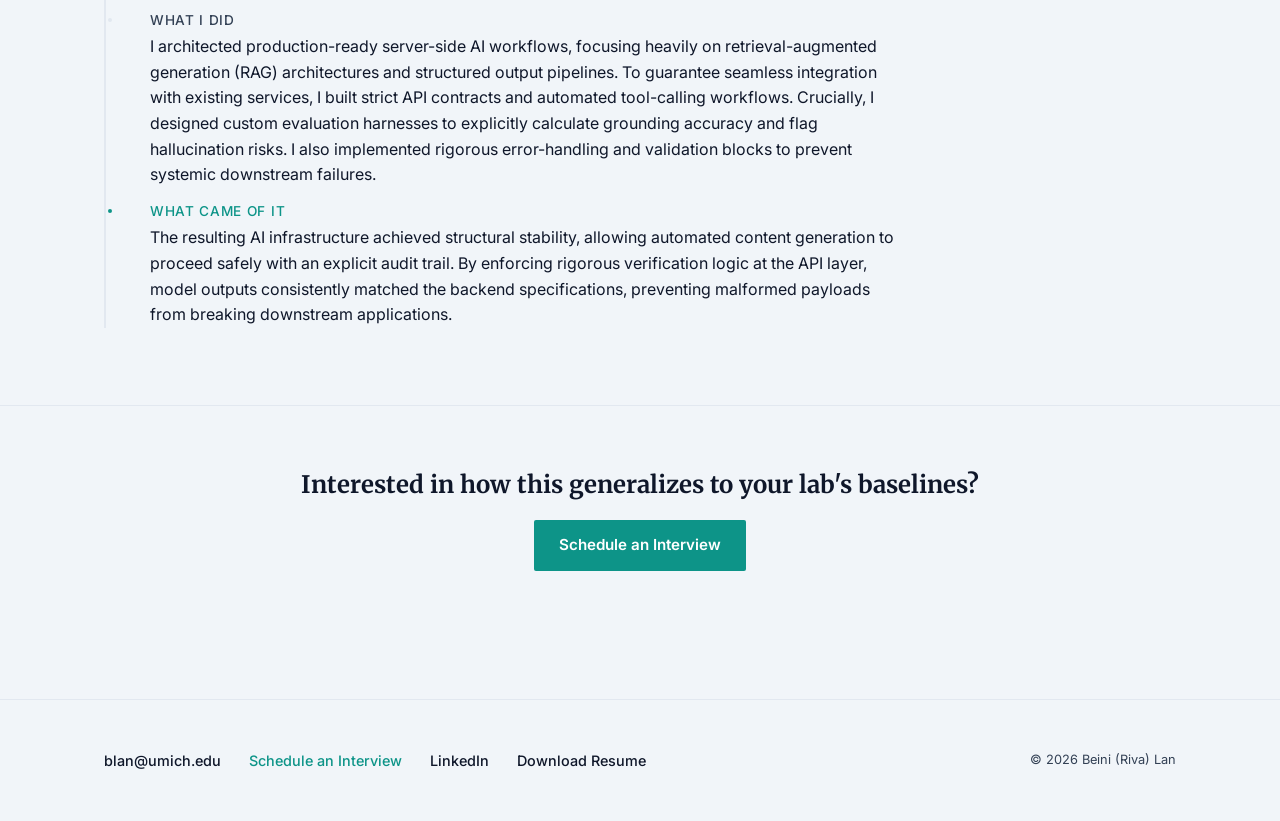
<file: internships.html>
<!DOCTYPE html>
<html lang="en">
<head>
  <meta charset="UTF-8">
  <meta name="viewport" content="width=device-width, initial-scale=1.0">
  <title>Internships — Riva Lan</title>
  <meta name="description" content="Case studies in data science and backend engineering internships, transitioning objectives into production-grade pipelines.">

  <!-- Open Graph / Social Share (This makes the preview card when you drop your link in a chat) -->
  <meta property="og:type" content="website">
  <meta property="og:url" content="https://childofparents.github.io/riva-portfolio/">
  <meta property="og:title" content="Riva Lan | Data Science Portfolio">
  <meta property="og:description" content="Data science portfolio of Riva Lan. Documenting methodologies, research on LLM test-time strategies, and validation in automated AI grading at the University of Michigan.">
  <meta property="og:image" content="https://childofparents.github.io/riva-portfolio/assets/social-preview.jpg">
  
  <link rel="icon" type="image/png" sizes="32x32" href="/assets/favicon-32.png">
  <link rel="icon" type="image/png" sizes="16x16" href="/assets/favicon-16.png">
  <link rel="apple-touch-icon" href="/assets/apple-touch-icon.png">
  <link rel="stylesheet" href="styles.css">
</head>
<body>

  <nav class="site-nav">
    <div class="container">
      <a href="index.html" class="wordmark">Riva Lan<span class="dot"></span></a>
      <ul class="nav-links">
        <li><a href="index.html">Home</a></li>
        <li><a href="academic-research.html">Academic Research</a></li>
        <li><a href="internships.html" aria-current="page">Internships</a></li>
        <li><a href="methodology.html">Methodology</a></li>
      </ul>
    </div>
  </nav>

  <header class="page-hero">
    <div class="container">
      <span class="eyebrow">Internships</span>
      <h1>Transitioning abstract data science and backend engineering objectives into checkable, production-grade pipelines while documenting all operational trade-offs.</h1>
    </div>
  </header>

  <section class="section case-block" id="idx-exchange" aria-labelledby="idx-heading">
    <div class="container">
      <span class="eyebrow case-meta">Data Science Internship · IDX Exchange</span>
      <h2 id="idx-heading">Building and validating machine learning models for residential property valuation.</h2>

      <div class="proof-item">
        <div class="proof-row">
          <span class="label">The Problem</span>
          <p>Real estate evaluation processes often struggle to scale effectively when transitioning from raw MLS data feeds to accurate close price predictions. For internal teams and clients at IDX Exchange, the objective was to create a data pipeline that accurately extracts key variables—such as total living area and lot size—and leverages them to project property values across the California market. The target was to ensure end-to-end auditability from initial data ingestion down to final performance metrics.</p>
        </div>
        <div class="proof-row">
          <span class="label">What I Did</span>
          <p>Working within a structured remote data science team, I designed and deployed scalable machine learning models, specifically utilizing Linear Regression and Gradient Boosting frameworks. Rather than treating the cumulative codebase as a black box, I engineered preprocessing and feature-engineering pipelines from scratch in Python to clean raw MLS datasets. I systematically tracked model performance using key regression metrics, including median absolute percentage error (MdAPE) and R² coefficients.</p>
        </div>
        <div class="proof-row is-validated">
          <span class="label">What Came of It</span>
          <p>The analytical pipelines significantly stabilized data accuracy, providing internal stakeholders with clear, data-driven insights. I packaged the final regression models and metrics into clean visual dashboards and comprehensive presentations to back high-level strategic planning. The entire repository was successfully managed under Git version control, maintaining strict continuity for our shared collaborative environment.</p>
        </div>
      </div>

      <!-- REPOSITORY CALLOUT BLOCK -->
      <div class="note-block" style="margin-top: 2rem; max-width: var(--content-max); border: 1px solid var(--color-slate); background: var(--color-surface);">
        <span class="label" style="color: var(--color-ink); margin-bottom: 0.5rem; display: block;">12-Week Project Repository</span>
        <p style="margin: 0; font-size: 0.95rem; color: var(--color-slate);">
          All work completed during the 12-week internship was systematically tracked and pushed under version control. Review the complete codebase, including data cleaning and machine learning pipelines, here: <br>
          <a href="https://github.com/childofparents/IDX-Exchange-2026-Summer-DS" target="_blank" rel="noopener" style="display: inline-block; margin-top: 0.4rem; font-weight: 600;">github.com/childofparents/IDX-Exchange-2026-Summer-DS →</a>
        </p>
      </div>

    </div>
  </section>

  <section class="section case-block" id="flyrank-ai" aria-labelledby="flyrank-heading">
    <div class="container">
      <span class="eyebrow case-meta">Backend AI Engineering Internship · FlyRank AI</span>
      <h2 id="flyrank-heading">Engineering scalable server-side AI workflows and evaluation frameworks.</h2>

      <div class="proof-item">
        <div class="proof-row">
          <span class="label">The Problem</span>
          <p>Automating large-scale organic and AI-discovery content pipelines introduces high risks of model hallucinations and system instability. For FlyRank, operating within the 10x.ai growth ecosystem, the challenge was to ensure that automated server-side models strictly grounded their outputs and maintained bulletproof uptime under heavy loads.</p>
        </div>
        <div class="proof-row">
          <span class="label">What I Did</span>
          <p>I architected production-ready server-side AI workflows, focusing heavily on retrieval-augmented generation (RAG) architectures and structured output pipelines. To guarantee seamless integration with existing services, I built strict API contracts and automated tool-calling workflows. Crucially, I designed custom evaluation harnesses to explicitly calculate grounding accuracy and flag hallucination risks. I also implemented rigorous error-handling and validation blocks to prevent systemic downstream failures.</p>
        </div>
        <div class="proof-row is-validated">
          <span class="label">What Came of It</span>
          <p>The resulting AI infrastructure achieved structural stability, allowing automated content generation to proceed safely with an explicit audit trail. By enforcing rigorous verification logic at the API layer, model outputs consistently matched the backend specifications, preventing malformed payloads from breaking downstream applications.</p>
        </div>
      </div>
    </div>
  </section>

  <section class="cta-band">
    <div class="container">
      <h2>Interested in how this generalizes to your lab's baselines?</h2>
      <a class="btn btn-primary" href="https://calendar.app.google/bJazdX21SBaHCQoB9" target="_blank" rel="noopener">Schedule an Interview</a>
    </div>
  </section>

  <footer class="site-footer">
    <div class="container">
      <ul class="footer-links">
        <li><a href="mailto:blan@umich.edu">blan@umich.edu</a></li>
        <li><a class="is-primary" href="https://calendar.app.google/bJazdX21SBaHCQoB9" target="_blank" rel="noopener">Schedule an Interview</a></li>
        <li><a href="https://www.linkedin.com/in/rivalan/" target="_blank" rel="noopener">LinkedIn</a></li>
        <li><a href="assets/resume.pdf" download="Riva-Lan-Resume.pdf">Download Resume</a></li>
      </ul>
      <span class="copyright">© 2026 Beini (Riva) Lan</span>
    </div>
  </footer>

  <!-- Cloudflare Web Analytics -->
  <script type='module' src='https://static.cloudflareinsights.com/beacon.min.js' 
    data-cf-beacon='{"token": "8ac2379e43904a56bcb5ec81b2a1cc41"}'>    
  </script>
  <!-- End Cloudflare Web Analytics -->
</body>
</html>
</file>
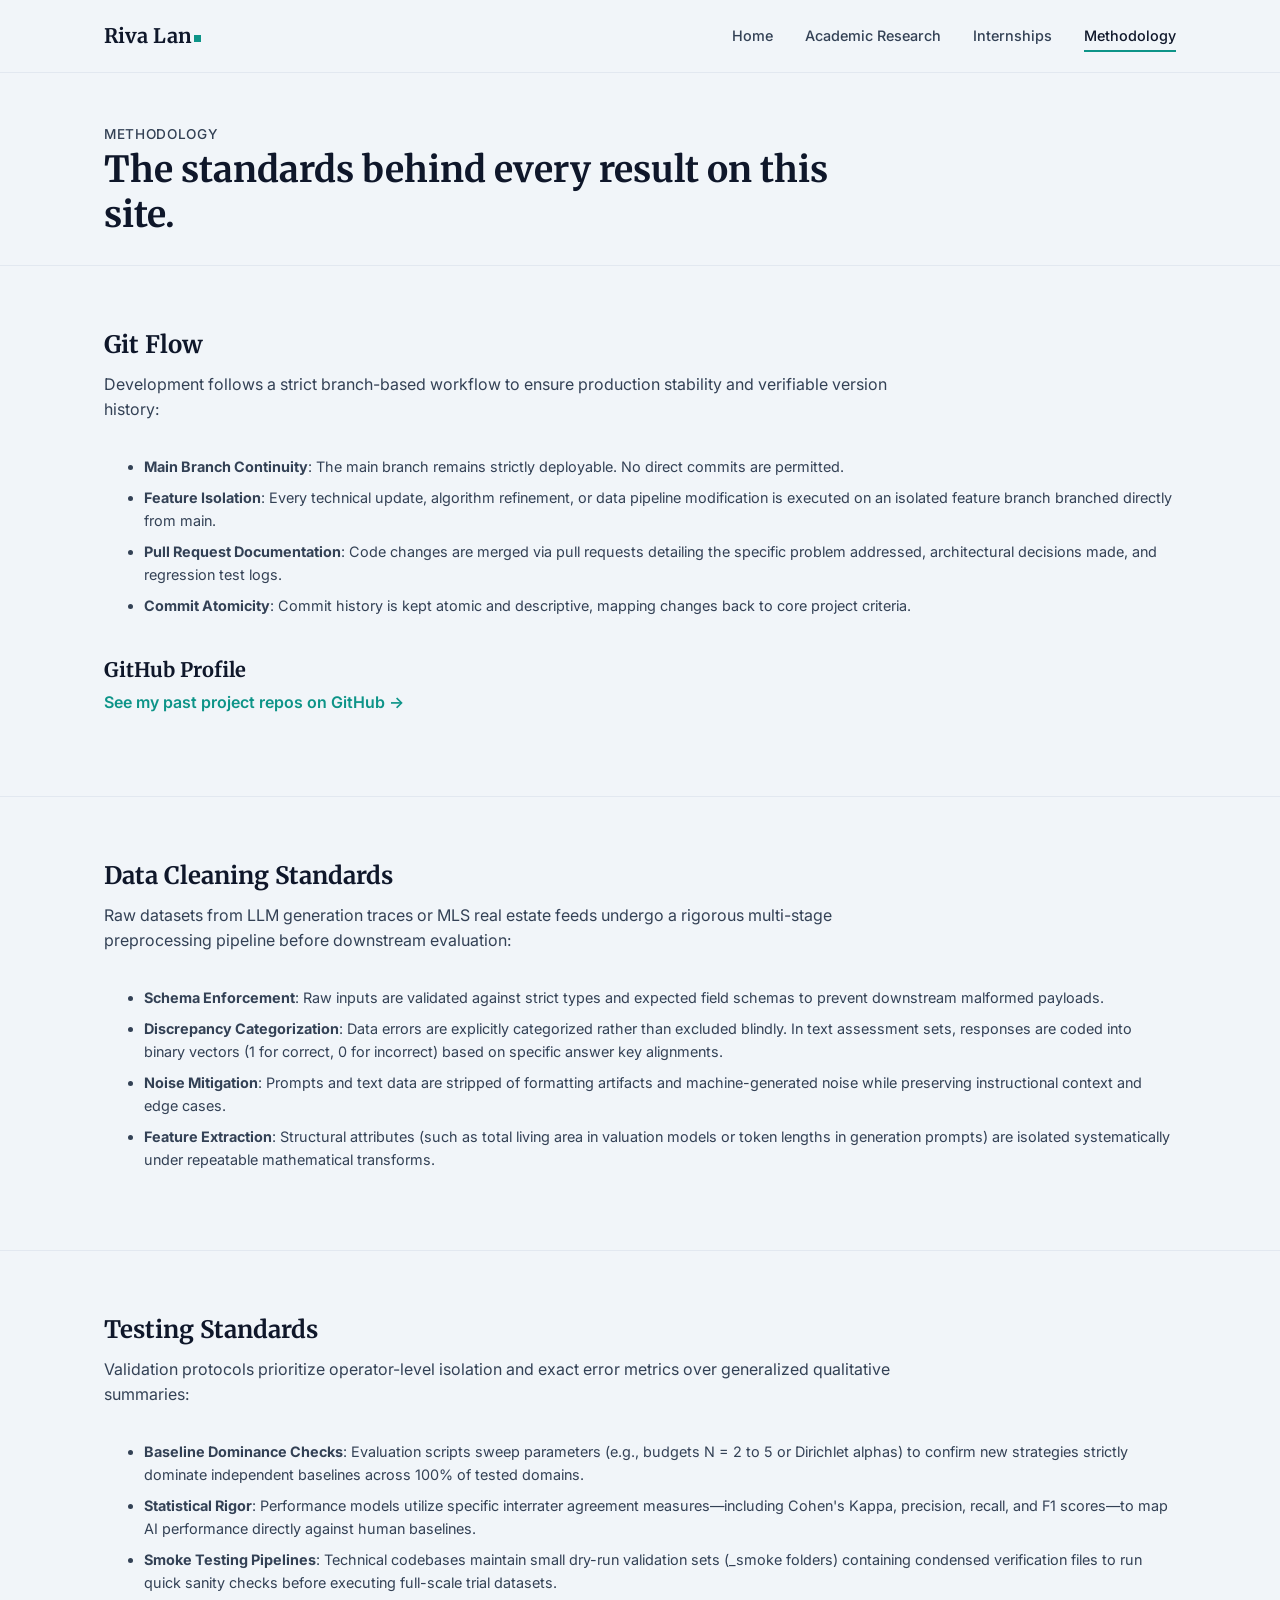
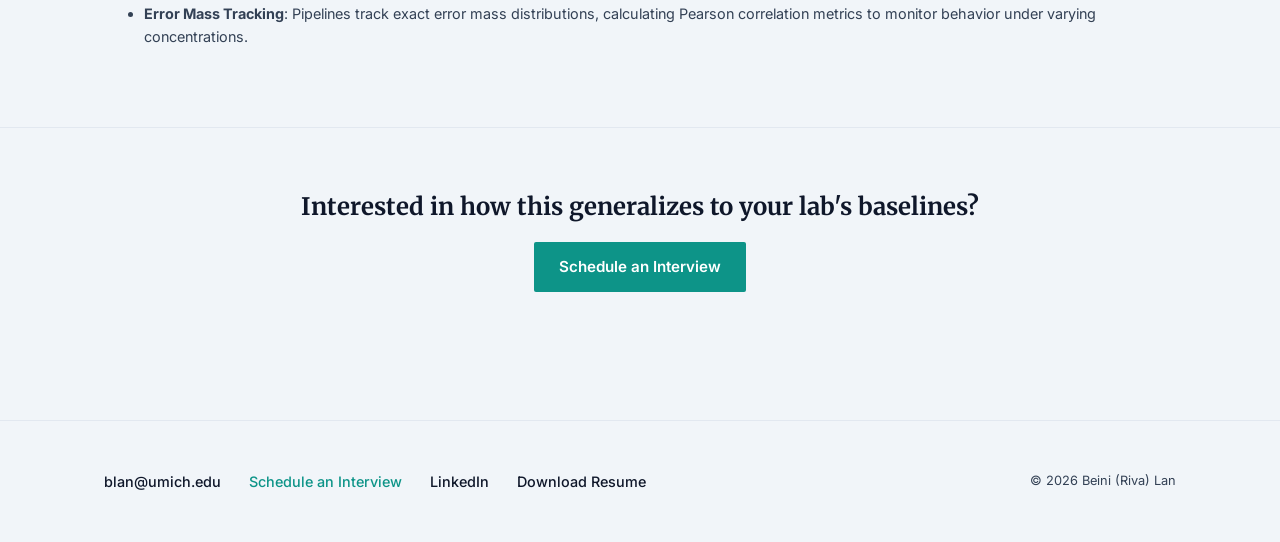
<file: methodology.html>
<!DOCTYPE html>
<html lang="en">
<head>
  <meta charset="UTF-8">
  <meta name="viewport" content="width=device-width, initial-scale=1.0">
  <title>Methodology — Riva Lan</title>
  <meta name="description" content="The standards behind every result on this site, including Git flow, data cleaning, and testing standards.">

  <!-- Open Graph / Social Share (This makes the preview card when you drop your link in a chat) -->
  <meta property="og:type" content="website">
  <meta property="og:url" content="https://childofparents.github.io/riva-portfolio/">
  <meta property="og:title" content="Riva Lan | Data Science Portfolio">
  <meta property="og:description" content="Data science portfolio of Riva Lan. Documenting methodologies, research on LLM test-time strategies, and validation in automated AI grading at the University of Michigan.">
  <meta property="og:image" content="https://childofparents.github.io/riva-portfolio/assets/social-preview.jpg">
  
  <link rel="icon" type="image/png" sizes="32x32" href="assets/favicon-32.png">
  <link rel="icon" type="image/png" sizes="16x16" href="assets/favicon-16.png">
  <link rel="apple-touch-icon" href="assets/apple-touch-icon.png">
  <link rel="stylesheet" href="styles.css">
</head>
<body>

  <nav class="site-nav">
    <div class="container">
      <a href="index.html" class="wordmark">Riva Lan<span class="dot"></span></a>
      <ul class="nav-links">
        <li><a href="index.html">Home</a></li>
        <li><a href="academic-research.html">Academic Research</a></li>
        <li><a href="internships.html">Internships</a></li>
        <li><a href="methodology.html" aria-current="page">Methodology</a></li>
      </ul>
    </div>
  </nav>

  <header class="page-hero">
    <div class="container">
      <span class="eyebrow">Methodology</span>
      <h1>The standards behind every result on this site.</h1>
    </div>
  </header>

  <section class="section" id="git-flow">
    <div class="container">
      <div class="section-head">
        <h2>Git Flow</h2>
        <p>Development follows a strict branch-based workflow to ensure production stability and verifiable version history:</p>
      </div>
      <div class="note-block" style="border: none; padding: 0;">
          <ul>
            <li style="margin-bottom: 0.5rem;"><strong>Main Branch Continuity</strong>: The main branch remains strictly deployable. No direct commits are permitted.</li>
            <li style="margin-bottom: 0.5rem;"><strong>Feature Isolation</strong>: Every technical update, algorithm refinement, or data pipeline modification is executed on an isolated feature branch branched directly from main.</li>
            <li style="margin-bottom: 0.5rem;"><strong>Pull Request Documentation</strong>: Code changes are merged via pull requests detailing the specific problem addressed, architectural decisions made, and regression test logs.</li>
            <li><strong>Commit Atomicity</strong>: Commit history is kept atomic and descriptive, mapping changes back to core project criteria.</li>
          </ul>
      </div>
      
      <!-- ADDED GITHUB PROFILE SUBHEADING -->
      <div style="margin-top: 2.5rem; max-width: var(--content-max);">
        <h3 style="font-size: 1.25rem; margin-bottom: 0.5rem;">GitHub Profile</h3>
        <p>
          <a href="https://github.com/childofparents?tab=repositories" target="_blank" rel="noopener" style="font-weight: 600;">See my past project repos on GitHub →</a>
        </p>
      </div>

    </div>
  </section>

  <section class="section" id="data-cleaning-standards">
    <div class="container">
      <div class="section-head">
        <h2>Data Cleaning Standards</h2>
        <p>Raw datasets from LLM generation traces or MLS real estate feeds undergo a rigorous multi-stage preprocessing pipeline before downstream evaluation:</p>
      </div>
      <div class="note-block" style="border: none; padding: 0;">
          <ul>
            <li style="margin-bottom: 0.5rem;"><strong>Schema Enforcement</strong>: Raw inputs are validated against strict types and expected field schemas to prevent downstream malformed payloads.</li>
            <li style="margin-bottom: 0.5rem;"><strong>Discrepancy Categorization</strong>: Data errors are explicitly categorized rather than excluded blindly. In text assessment sets, responses are coded into binary vectors (1 for correct, 0 for incorrect) based on specific answer key alignments.</li>
            <li style="margin-bottom: 0.5rem;"><strong>Noise Mitigation</strong>: Prompts and text data are stripped of formatting artifacts and machine-generated noise while preserving instructional context and edge cases.</li>
            <li><strong>Feature Extraction</strong>: Structural attributes (such as total living area in valuation models or token lengths in generation prompts) are isolated systematically under repeatable mathematical transforms.</li>
          </ul>
      </div>
    </div>
  </section>

  <section class="section" id="testing-standards">
    <div class="container">
      <div class="section-head">
        <h2>Testing Standards</h2>
        <p>Validation protocols prioritize operator-level isolation and exact error metrics over generalized qualitative summaries:</p>
      </div>
      <div class="note-block" style="border: none; padding: 0;">
          <ul>
            <li style="margin-bottom: 0.5rem;"><strong>Baseline Dominance Checks</strong>: Evaluation scripts sweep parameters (e.g., budgets N = 2 to 5 or Dirichlet alphas) to confirm new strategies strictly dominate independent baselines across 100% of tested domains.</li>
            <li style="margin-bottom: 0.5rem;"><strong>Statistical Rigor</strong>: Performance models utilize specific interrater agreement measures—including Cohen's Kappa, precision, recall, and F1 scores—to map AI performance directly against human baselines.</li>
            <li style="margin-bottom: 0.5rem;"><strong>Smoke Testing Pipelines</strong>: Technical codebases maintain small dry-run validation sets (_smoke folders) containing condensed verification files to run quick sanity checks before executing full-scale trial datasets.</li>
            <li><strong>Error Mass Tracking</strong>: Pipelines track exact error mass distributions, calculating Pearson correlation metrics to monitor behavior under varying concentrations.</li>
          </ul>
      </div>
    </div>
  </section>

  <section class="cta-band">
    <div class="container">
      <h2>Interested in how this generalizes to your lab's baselines?</h2>
      <a class="btn btn-primary" href="https://calendar.app.google/bJazdX21SBaHCQoB9" target="_blank" rel="noopener">Schedule an Interview</a>
    </div>
  </section>

  <footer class="site-footer">
    <div class="container">
      <ul class="footer-links">
        <li><a href="mailto:blan@umich.edu">blan@umich.edu</a></li>
        <li><a class="is-primary" href="https://calendar.app.google/bJazdX21SBaHCQoB9" target="_blank" rel="noopener">Schedule an Interview</a></li>
        <li><a href="https://www.linkedin.com/in/rivalan/" target="_blank" rel="noopener">LinkedIn</a></li>
        <li><a href="assets/resume.pdf" download="Riva-Lan-Resume.pdf">Download Resume</a></li>
      </ul>
      <span class="copyright">© 2026 Beini (Riva) Lan</span>
    </div>
  </footer>

  <!-- Cloudflare Web Analytics -->
  <script type='module' src='https://static.cloudflareinsights.com/beacon.min.js' 
    data-cf-beacon='{"token": "8ac2379e43904a56bcb5ec81b2a1cc41"}'>    
  </script>
  <!-- End Cloudflare Web Analytics -->
</body>
</html>
</file>
<file: styles.css>
/* =========================================================
   Riva Lan — Portfolio Stylesheet
   One file, shared by every page. Organized in the order a
   page is read: tokens → base → layout → components → footer
   → responsive. Values below map directly to the Identity Kit
   (fonts, colors, spacing) — change a token here and it
   updates everywhere it is used.
   ========================================================= */

@import url('https://fonts.googleapis.com/css2?family=Merriweather:wght@700;900&family=Inter:wght@400;500;600&display=swap');

/* ---------- Tokens ---------- */
:root {
  /* Color palette (Identity Kit) */
  --color-bg: #F1F5F9;       
  --color-ink: #0F172A;      
  --color-slate: #334155;    
  --color-accent: #0D9488;   
  --color-surface: #FFFFFF;  
  --color-border: #E2E8F0;   
  
  /* New token for accessible text on light backgrounds */
  --color-accent-strong: #0B7C71;

  /* Type */
  --font-heading: 'Merriweather', Georgia, 'Times New Roman', serif;
  --font-body: 'Inter', -apple-system, BlinkMacSystemFont, 'Segoe UI', sans-serif;

  --size-h1: 2.25rem;   
  --size-h2: 1.5rem;    
  --size-body: 1rem;    
  --size-label: 0.85rem;

  /* Spacing */
  --space-section: 4rem;   
  --space-card: 1.5rem;    
  --content-max: 800px;    
  --page-max: 1120px;      
}

/* ---------- Base / Reset ---------- */
*, *::before, *::after { box-sizing: border-box; }

html { scroll-behavior: smooth; }

@media (prefers-reduced-motion: reduce) {
  html { scroll-behavior: auto; }
  *, *::before, *::after { animation-duration: 0.01ms !important; transition-duration: 0.01ms !important; }
}

body {
  margin: 0;
  background: var(--color-bg);
  color: var(--color-ink);
  font-family: var(--font-body);
  font-size: var(--size-body);
  line-height: 1.6;
  -webkit-font-smoothing: antialiased;
}

h1, h2, h3 {
  font-family: var(--font-heading);
  font-weight: 700;
  line-height: 1.25;
  margin: 0 0 0.75rem;
  color: var(--color-ink);
}

h1 { font-size: var(--size-h1); }
h2 { font-size: var(--size-h2); }

p { margin: 0 0 1rem; max-width: var(--content-max); }

a { color: var(--color-accent); text-decoration: none; }
a:hover { text-decoration: underline; }

a:focus-visible,
button:focus-visible {
  outline: 2px solid var(--color-accent);
  outline-offset: 3px;
}

.eyebrow, .label {
  font-family: var(--font-body);
  font-weight: 500;
  font-size: var(--size-label);
  letter-spacing: 0.05em;
  text-transform: uppercase;
  color: var(--color-slate);
}

.container {
  max-width: var(--page-max);
  margin: 0 auto;
  padding: 0 1.5rem;
}

/* ---------- Navigation ---------- */
.site-nav {
  border-bottom: 1px solid var(--color-border);
  background: var(--color-bg);
  position: sticky;
  top: 0;
  z-index: 10;
}

.site-nav .container {
  display: flex;
  align-items: center;
  justify-content: space-between;
  height: 4.5rem;
}

.wordmark {
  font-family: var(--font-heading);
  font-weight: 700;
  font-size: 1.25rem;
  color: var(--color-ink);
  display: inline-flex;
  align-items: baseline;
  gap: 0.05em;
}

.wordmark:hover { text-decoration: none; }

.wordmark .dot {
  display: inline-block;
  width: 0.36em;
  height: 0.36em;
  background: var(--color-accent);
  margin-left: 0.06em;
  transform: translateY(-0.05em);
}

.nav-links {
  list-style: none;
  display: flex;
  gap: 2rem;
  margin: 0;
  padding: 0;
}

.nav-links a {
  color: var(--color-slate);
  font-weight: 500;
  font-size: 0.9rem;
}

.nav-links a[aria-current="page"] {
  color: var(--color-ink);
  border-bottom: 2px solid var(--color-accent);
  padding-bottom: 0.35rem;
}

.nav-toggle { display: none; }

/* ---------- Buttons ---------- */
.btn {
  display: inline-block;
  font-family: var(--font-body);
  font-weight: 600;
  font-size: 0.95rem;
  padding: 0.75rem 1.5rem;
  border-radius: 2px;
  border: 1px solid transparent;
  cursor: pointer;
}

.btn:hover { text-decoration: none; }

.btn-primary {
  background: var(--color-accent);
  color: #FFFFFF;
}
.btn-primary:hover { background: #0B7C71; }

.btn-secondary {
  background: transparent;
  color: var(--color-ink);
  border-color: var(--color-slate);
}
.btn-secondary:hover { border-color: var(--color-ink); }

/* ---------- Hero ---------- */
.hero {
  padding: var(--space-section) 0 3rem;
}

.hero .container {
  display: grid;
  grid-template-columns: 1.2fr 0.8fr;
  gap: 4rem;
  align-items: center;
}

/* Text Column */
.hero-text {
  display: flex;
  flex-direction: column;
  gap: 1.5rem;
}

.hero-text .eyebrow { 
  margin-bottom: 0; 
  display: block; 
}

/* New badge styling scoped strictly to the hero text */
.hero-text .eyebrow.hero-badge {
  display: inline-block;
  color: var(--color-accent-strong);
  background-color: var(--color-surface);
  border: 1px solid var(--color-border);
  padding: 0.35rem 0.75rem;
  border-radius: 4px;
  margin-bottom: 1.25rem;
  line-height: 1.4;
}

.hero p.lede {
  max-width: var(--content-max);
  color: var(--color-slate);
  font-size: 1.0625rem;
  margin: 0;
}

.hero h1 {
  font-size: clamp(1.75rem, 4vw, var(--size-h1));
  margin: 0;
}

/* Visual Column */
.hero-visual {
  display: flex;
  flex-direction: column;
  align-items: center;
  gap: 2rem;
}

/* Photo Treatment */
.profile-photo {
  width: 100%;
  max-width: 320px;
  overflow: hidden;
  border-radius: 4px;
}

.profile-photo img {
  width: 100%;
  height: auto;
  display: block;
  object-fit: cover;
  aspect-ratio: 4/5;
  background-color: var(--color-border);
  mix-blend-mode: darken;
  filter: grayscale(10%) contrast(1.05) brightness(0.98); 
}

.hero-visual .actions { 
  margin-top: 0; 
  display: flex;
  justify-content: center;
  width: 100%;
}

/* ---------- Section shell ---------- */
.section {
  padding: var(--space-section) 0;
  border-top: 1px solid var(--color-border);
}

.section-head { margin-bottom: 2rem; max-width: var(--content-max); }
.section-head .eyebrow { display: block; margin-bottom: 0.5rem; }
.section-head p { color: var(--color-slate); }

/* ---------- Proof items ---------- */
.proof-grid {
  display: grid;
  grid-template-columns: repeat(auto-fit, minmax(280px, 1fr));
  gap: 2rem;
}

.proof-item {
  border-left: 2px solid var(--color-border);
  padding-left: 1.25rem;
}

.proof-row {
  position: relative;
  padding-left: 1.25rem;
  margin-bottom: 0.85rem;
}

.proof-row::before {
  content: "";
  position: absolute;
  left: -1.5rem;
  top: 0.35rem;
  width: 8px;
  height: 8px;
  border-radius: 50%;
  background: var(--color-border);
  border: 2px solid var(--color-bg);
}

.proof-row.is-validated::before { background: var(--color-accent); }

.proof-row .label { display: block; margin-bottom: 0.15rem; }
.proof-row.is-validated .label { color: var(--color-accent); }
.proof-row p { margin: 0; font-size: 0.95rem; }

/* ---------- Cards ---------- */
.card {
  background: var(--color-surface);
  border: 1px solid var(--color-border);
  padding: var(--space-card);
}

.case-card .eyebrow { display: block; margin-bottom: 0.5rem; }
.case-card h3 {
  font-family: var(--font-heading);
  font-size: 1.25rem;
  margin-bottom: 0.6rem;
}
.case-card p { color: var(--color-slate); margin-bottom: 1rem; }
.case-card .read-more { font-weight: 600; }

.note-block {
  border: 1px dashed var(--color-slate);
  padding: 1.25rem;
  color: var(--color-slate);
  font-size: 0.9rem;
}

/* ---------- Case pages ---------- */
.page-hero { padding: 3rem 0 1rem; }
.page-hero h1 { font-size: clamp(1.6rem, 3.4vw, var(--size-h1)); max-width: var(--content-max); }
.page-hero p.lede { color: var(--color-slate); font-size: 1.0625rem; }

.case-block .case-meta { display: block; margin-bottom: 0.5rem; }
.case-block h2 { max-width: var(--content-max); }
.case-block .case-framing { color: var(--color-slate); max-width: var(--content-max); margin-bottom: 2rem; }
.case-block .proof-item { border-left: 2px solid var(--color-border); padding-left: 1.5rem; max-width: var(--content-max); }
.case-block .proof-row p { font-size: 1rem; max-width: var(--content-max); }

/* ---------- Data Tables & Code ---------- */
.data-table {
  width: 100%;
  border-collapse: collapse;
  margin: 1.5rem 0;
  font-size: 0.9rem;
  background: var(--color-surface);
}

.data-table th, 
.data-table td {
  padding: 0.75rem 1rem;
  border: 1px solid var(--color-border);
  text-align: left;
}

.data-table th {
  background: var(--color-bg);
  font-weight: 600;
  color: var(--color-slate);
}

.data-table td { font-family: var(--font-body); }

.code-block {
  background: var(--color-ink);
  color: var(--color-bg);
  padding: 1.25rem;
  border-radius: 4px;
  overflow-x: auto;
  font-family: ui-monospace, SFMono-Regular, Menlo, Monaco, Consolas, monospace;
  font-size: 0.85rem;
  margin: 1.5rem 0;
  line-height: 1.5;
}

/* ---------- Visual Evidence Embeds ---------- */
.poster-preview {
  width: 100%;
  max-width: 100%;
  height: auto;
  display: block;
  object-fit: contain;
  border: 1px solid var(--color-border);
}

.poster-embed-wrapper {
  position: relative;
  width: 100%;
  padding-bottom: 75%; 
  height: 0;
  overflow: hidden;
  border: 1px solid var(--color-border);
}

.poster-embed-wrapper iframe,
.poster-embed-wrapper embed {
  position: absolute;
  top: 0;
  left: 0;
  width: 100%;
  height: 100%;
}

.slide-controls {
  display: flex;
  flex-direction: row;
  align-items: center;
  justify-content: center;
  flex-wrap: wrap;
  gap: 0.75rem;
  margin-top: 1rem;
}

.slide-controls .btn {
  white-space: nowrap;
  flex-shrink: 0;
}

/* ---------- Stat strip ---------- */
.stat-strip {
  display: flex;
  flex-wrap: wrap;
  gap: 2.5rem;
  margin-top: 2rem;
  padding-top: 1.75rem;
  border-top: 1px solid var(--color-border);
  max-width: var(--content-max);
}

.stat .stat-number {
  font-family: var(--font-heading);
  font-weight: 700;
  font-size: 1.75rem;
  color: var(--color-ink);
  display: block;
}

.stat .label { display: block; margin-top: 0.15rem; }

/* ---------- CTA band & Footer ---------- */
.cta-band {
  text-align: center;
  padding: var(--space-section) 0;
  border-top: 1px solid var(--color-border);
}
.cta-band h2 { margin-bottom: 1.25rem; }

.site-footer {
  border-top: 1px solid var(--color-border);
  padding: 3rem 0;
  margin-top: var(--space-section);
}

.site-footer .container {
  display: flex;
  flex-wrap: wrap;
  align-items: center;
  justify-content: space-between;
  gap: 1.5rem;
}

.footer-links {
  list-style: none;
  display: flex;
  flex-wrap: wrap;
  gap: 1.75rem;
  margin: 0;
  padding: 0;
}

.footer-links a {
  color: var(--color-ink);
  font-weight: 500;
  font-size: 0.9rem;
}

.footer-links a.is-primary { color: var(--color-accent); }

.site-footer .copyright {
  color: var(--color-slate);
  font-size: 0.8rem;
}

/* ---------- Responsive ---------- */
@media (max-width: 768px) {
  .hero .container {
    grid-template-columns: 1fr;
    gap: 3rem;
  }
  
  .hero-visual {
    order: -1; 
  }
  
  .profile-photo {
    max-width: 280px;
  }
}

@media (max-width: 640px) {
  .site-nav .container { height: auto; padding-top: 1rem; padding-bottom: 1rem; flex-wrap: wrap; row-gap: 0.75rem; }
  
  .nav-links {
    gap: 1.25rem;
    flex-wrap: nowrap;
    overflow-x: auto;
    white-space: nowrap;
    padding-bottom: 0.25rem;
  }

  .hero { padding: 2.5rem 0 2rem; }
  .section { padding: 2.5rem 0; }
  
  .slide-controls { gap: 0.5rem; }
  .slide-controls .btn { padding: 0.5rem 0.75rem; font-size: 0.85rem; }
  
  .site-footer .container { flex-direction: column; align-items: flex-start; }
}
</file>
